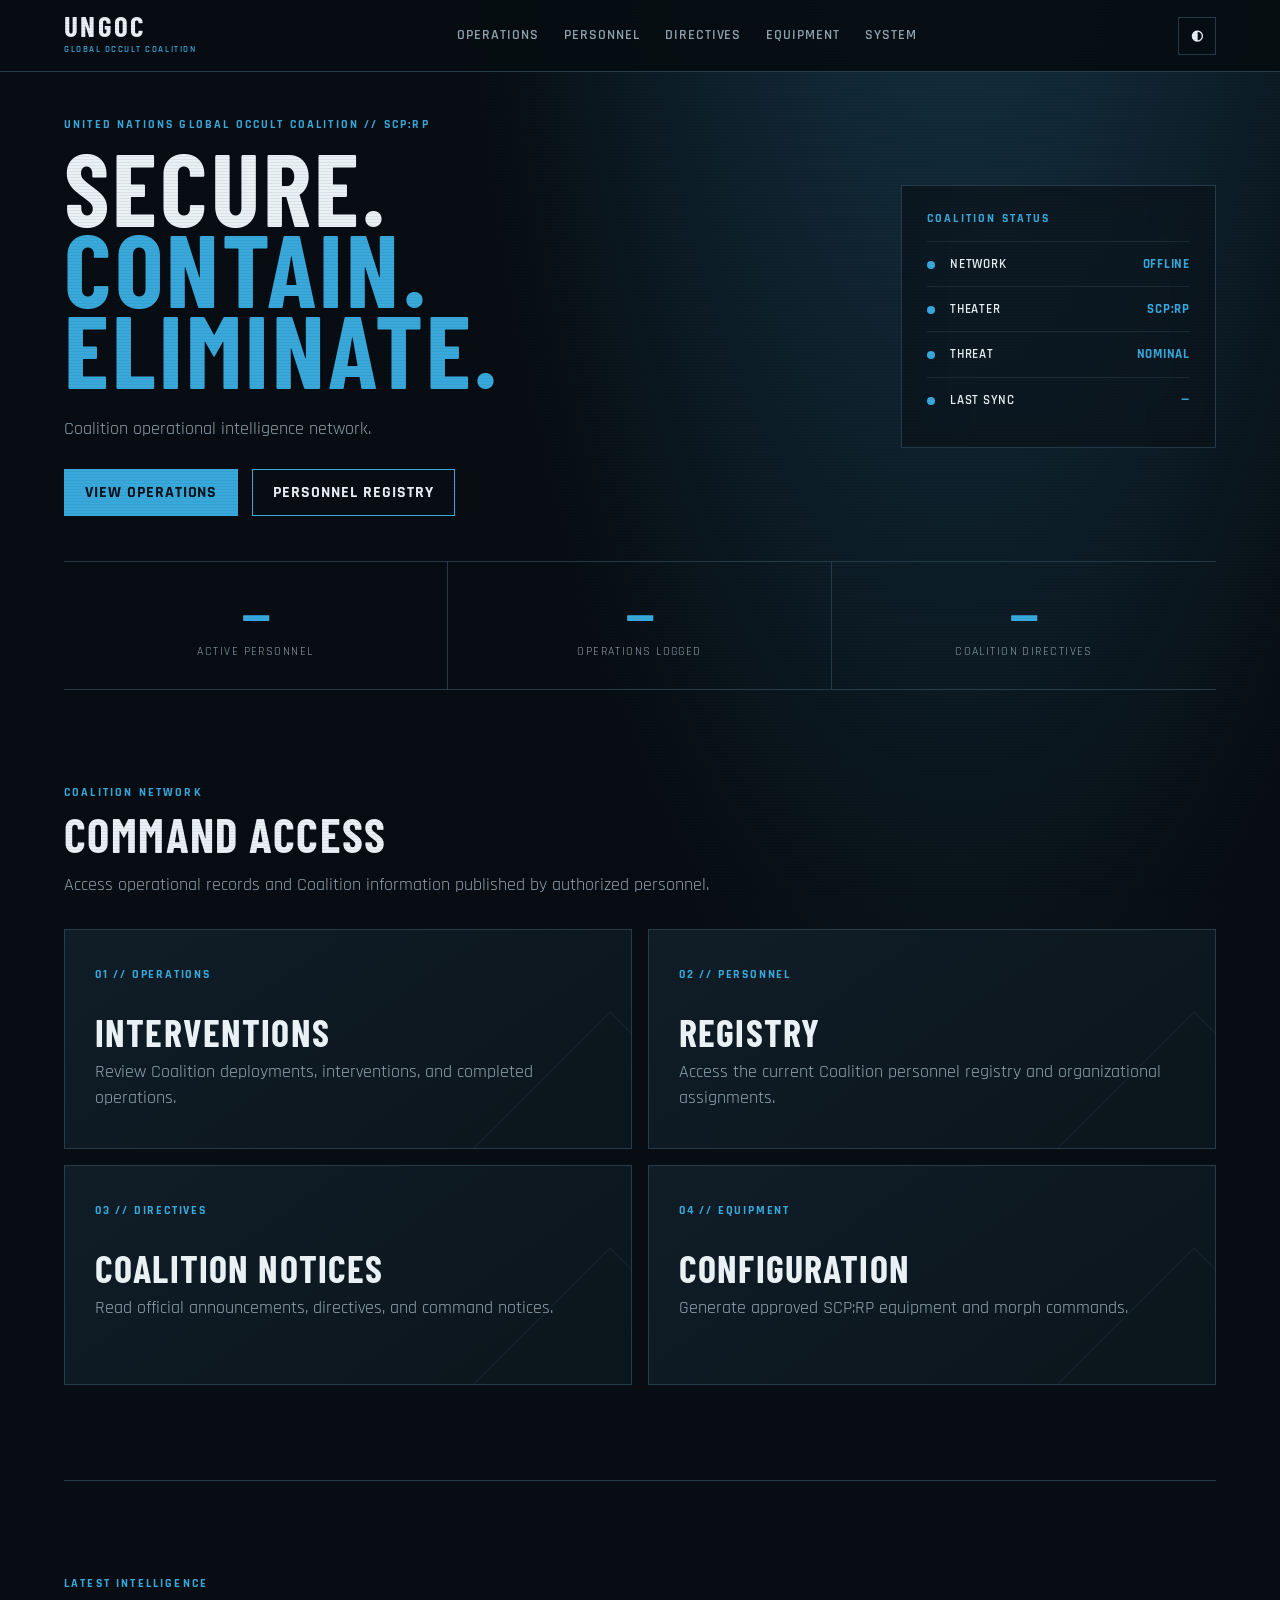
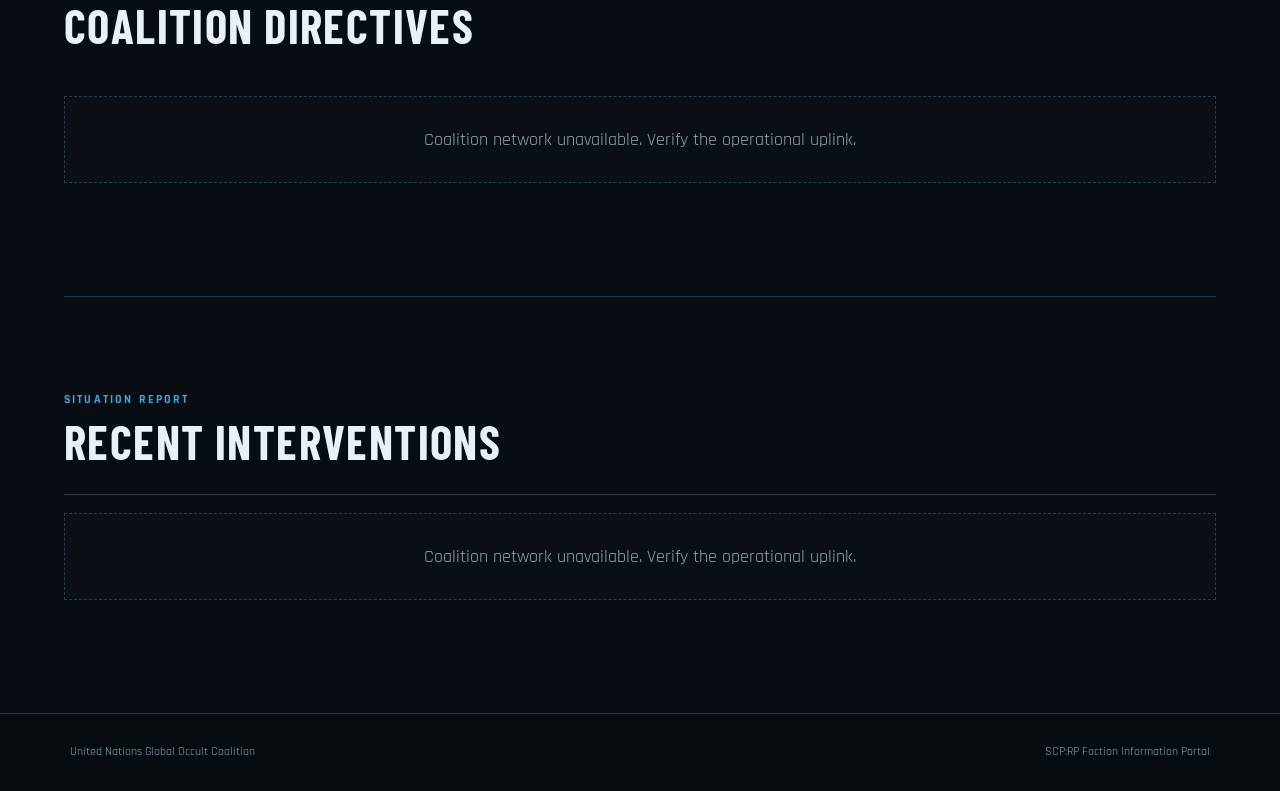
<file: index.html>
<!doctype html>
<html lang="en">
<head>
  <meta charset="utf-8">

  <meta
    name="viewport"
    content="width=device-width, initial-scale=1"
  >

  <meta
    name="description"
    content="United Nations Global Occult Coalition operational information portal."
  >

  <title>UNGOC // Coalition Command</title>

  <link
    rel="preconnect"
    href="https://fonts.googleapis.com"
  >

  <link
    rel="preconnect"
    href="https://fonts.gstatic.com"
    crossorigin
  >

  <link
    href="https://fonts.googleapis.com/css2?family=Barlow+Condensed:wght@500;600;700&family=Rajdhani:wght@400;500;600;700&display=swap"
    rel="stylesheet"
  >

  <link
    rel="stylesheet"
    href="styles.css"
  >
</head>

<body>

<div class="scanlines"></div>

<header class="topbar">

  <a
    class="brand"
    href="index.html"
    aria-label="UNGOC home"
  >
    <span>UNGOC</span>
    <small>GLOBAL OCCULT COALITION</small>
  </a>

  <nav aria-label="Primary navigation">
    <a href="operations.html">Operations</a>
    <a href="personnel.html">Personnel</a>
    <a href="announcements.html">Directives</a>
    <a href="morphs.html">Equipment</a>
    <a href="system.html">System</a>
  </nav>

  <button
    id="themeButton"
    class="icon-button"
    type="button"
    aria-label="Toggle contrast"
  >
    ◐
  </button>

</header>


<main>

<section class="hero">

  <div class="hero-copy">

    <p class="eyebrow">
      UNITED NATIONS GLOBAL OCCULT COALITION // SCP:RP
    </p>

    <h1>
      SECURE.<br>
      <em>CONTAIN. ELIMINATE.</em>
    </h1>

    <p id="heroMessage">
      Coalition operational intelligence network.
    </p>

    <div class="hero-actions">

      <a
        class="button primary"
        href="operations.html"
      >
        View Operations
      </a>

      <a
        class="button ghost"
        href="personnel.html"
      >
        Personnel Registry
      </a>

    </div>

  </div>


  <div class="status-panel">

    <p class="panel-label">
      COALITION STATUS
    </p>

    <div class="status-row">
      <span class="pulse"></span>
      <span>NETWORK</span>
      <strong id="syncStatus">
        CONNECTING
      </strong>
    </div>

    <div class="status-row">
      <span class="indicator"></span>
      <span>THEATER</span>
      <strong id="theater">
        SCP:RP
      </strong>
    </div>

    <div class="status-row">
      <span class="indicator"></span>
      <span>THREAT</span>
      <strong id="threatCondition">
        NOMINAL
      </strong>
    </div>

    <div class="status-row">
      <span class="indicator"></span>
      <span>LAST SYNC</span>
      <strong id="lastSync">
        —
      </strong>
    </div>

  </div>

</section>


<section class="metrics">

  <article>
    <span id="metricPersonnel">—</span>
    <small>Active Personnel</small>
  </article>

  <article>
    <span id="metricOperations">—</span>
    <small>Operations Logged</small>
  </article>

  <article>
    <span id="metricAnnouncements">—</span>
    <small>Coalition Directives</small>
  </article>

</section>


<section class="section">

  <div class="section-heading">
    <p class="eyebrow">
      COALITION NETWORK
    </p>

    <h2>
      Command Access
    </h2>

    <p>
      Access operational records and Coalition information
      published by authorized personnel.
    </p>
  </div>


  <div class="dashboard-grid">

    <a
      class="dashboard-card"
      href="operations.html"
    >
      <span class="card-number">
        01 // OPERATIONS
      </span>

      <h3>
        Interventions
      </h3>

      <p>
        Review Coalition deployments,
        interventions, and completed operations.
      </p>
    </a>


    <a
      class="dashboard-card"
      href="personnel.html"
    >
      <span class="card-number">
        02 // PERSONNEL
      </span>

      <h3>
        Registry
      </h3>

      <p>
        Access the current Coalition personnel
        registry and organizational assignments.
      </p>
    </a>


    <a
      class="dashboard-card"
      href="announcements.html"
    >
      <span class="card-number">
        03 // DIRECTIVES
      </span>

      <h3>
        Coalition Notices
      </h3>

      <p>
        Read official announcements,
        directives, and command notices.
      </p>
    </a>


    <a
      class="dashboard-card"
      href="morphs.html"
    >
      <span class="card-number">
        04 // EQUIPMENT
      </span>

      <h3>
        Configuration
      </h3>

      <p>
        Generate approved SCP:RP equipment
        and morph commands.
      </p>
    </a>

  </div>

</section>


<section class="section">

  <div class="section-heading">
    <p class="eyebrow">
      LATEST INTELLIGENCE
    </p>

    <h2>
      Coalition Directives
    </h2>
  </div>

  <div
    id="announcementsGrid"
    class="announcement-grid"
  >
    <p class="loading">
      Awaiting Coalition uplink…
    </p>
  </div>

</section>


<section class="section">

  <div class="section-heading">
    <p class="eyebrow">
      SITUATION REPORT
    </p>

    <h2>
      Recent Interventions
    </h2>
  </div>

  <div
    id="operationsList"
    class="operations-list"
  >
    <p class="loading">
      Retrieving operational records…
    </p>
  </div>

</section>

</main>


<footer>
  <span>
    United Nations Global Occult Coalition
  </span>

  <span>
    SCP:RP Faction Information Portal
  </span>
</footer>


<template id="emptyState">
  <p class="empty">
    No records have been published.
  </p>
</template>


<script src="app.js"></script>

</body>
</html>
</file>
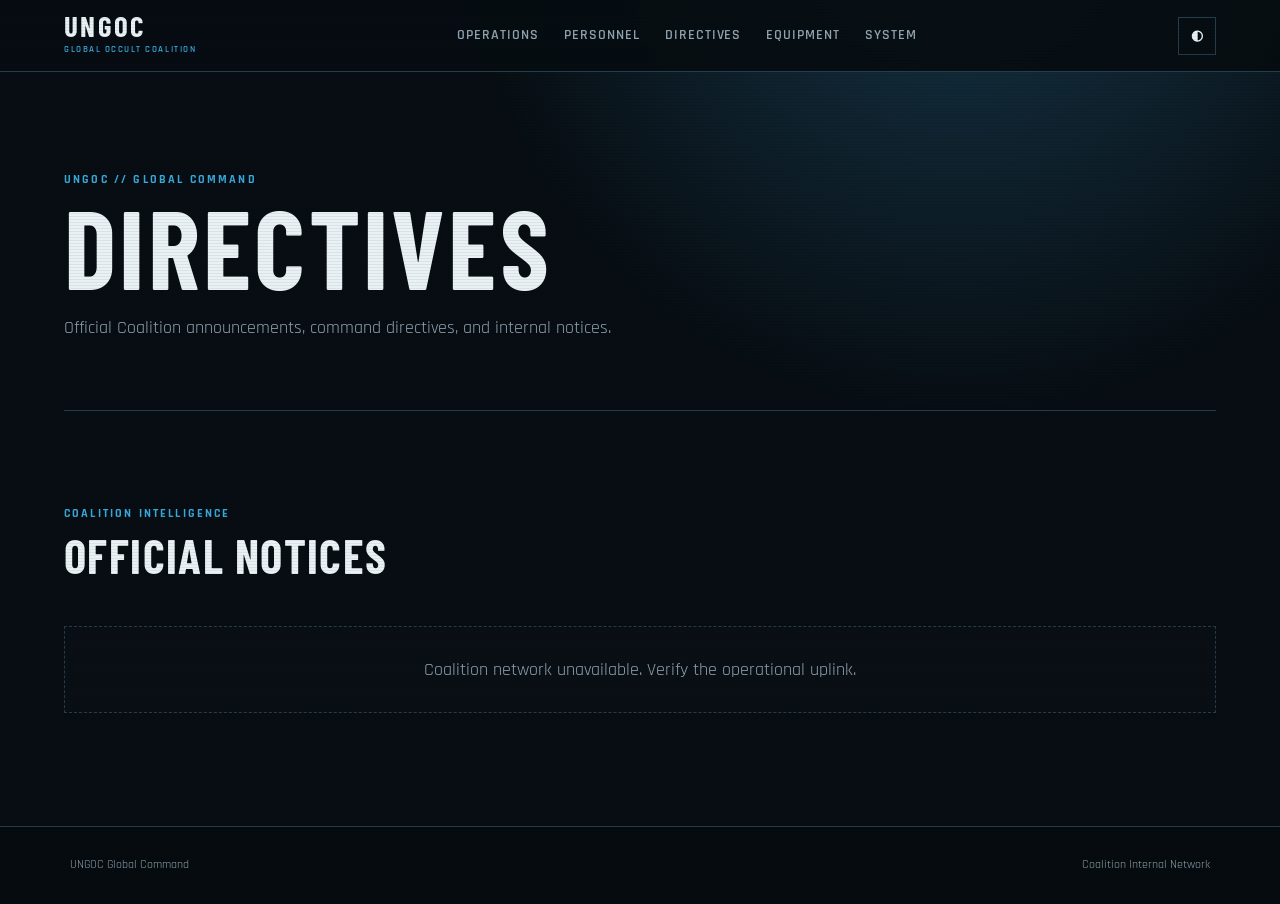
<file: announcements.html>
<!doctype html>
<html lang="en">
<head>
  <meta charset="utf-8">

  <meta
    name="viewport"
    content="width=device-width, initial-scale=1"
  >

  <title>UNGOC // Directives</title>

  <link
    rel="preconnect"
    href="https://fonts.googleapis.com"
  >

  <link
    rel="preconnect"
    href="https://fonts.gstatic.com"
    crossorigin
  >

  <link
    href="https://fonts.googleapis.com/css2?family=Barlow+Condensed:wght@500;600;700&family=Rajdhani:wght@400;500;600;700&display=swap"
    rel="stylesheet"
  >

  <link
    rel="stylesheet"
    href="styles.css"
  >
</head>

<body>

<div class="scanlines"></div>

<header class="topbar">

  <a class="brand" href="index.html">
    <span>UNGOC</span>
    <small>GLOBAL OCCULT COALITION</small>
  </a>

  <nav>
    <a href="operations.html">Operations</a>
    <a href="personnel.html">Personnel</a>
    <a href="announcements.html">Directives</a>
    <a href="morphs.html">Equipment</a>
    <a href="system.html">System</a>
  </nav>

  <button
    id="themeButton"
    class="icon-button"
    type="button"
  >
    ◐
  </button>

</header>


<main>

<section class="page-header">

  <p class="eyebrow">
    UNGOC // GLOBAL COMMAND
  </p>

  <h1>
    Directives
  </h1>

  <p>
    Official Coalition announcements,
    command directives, and internal notices.
  </p>

</section>


<section class="section">

  <div class="section-heading">

    <p class="eyebrow">
      COALITION INTELLIGENCE
    </p>

    <h2>
      Official Notices
    </h2>

  </div>


  <div
    id="announcementsGrid"
    class="announcement-grid"
  >
    <p class="loading">
      Retrieving Coalition directives…
    </p>
  </div>

</section>

</main>


<footer>
  <span>
    UNGOC Global Command
  </span>

  <span>
    Coalition Internal Network
  </span>
</footer>


<script src="app.js"></script>

</body>
</html>
</file>
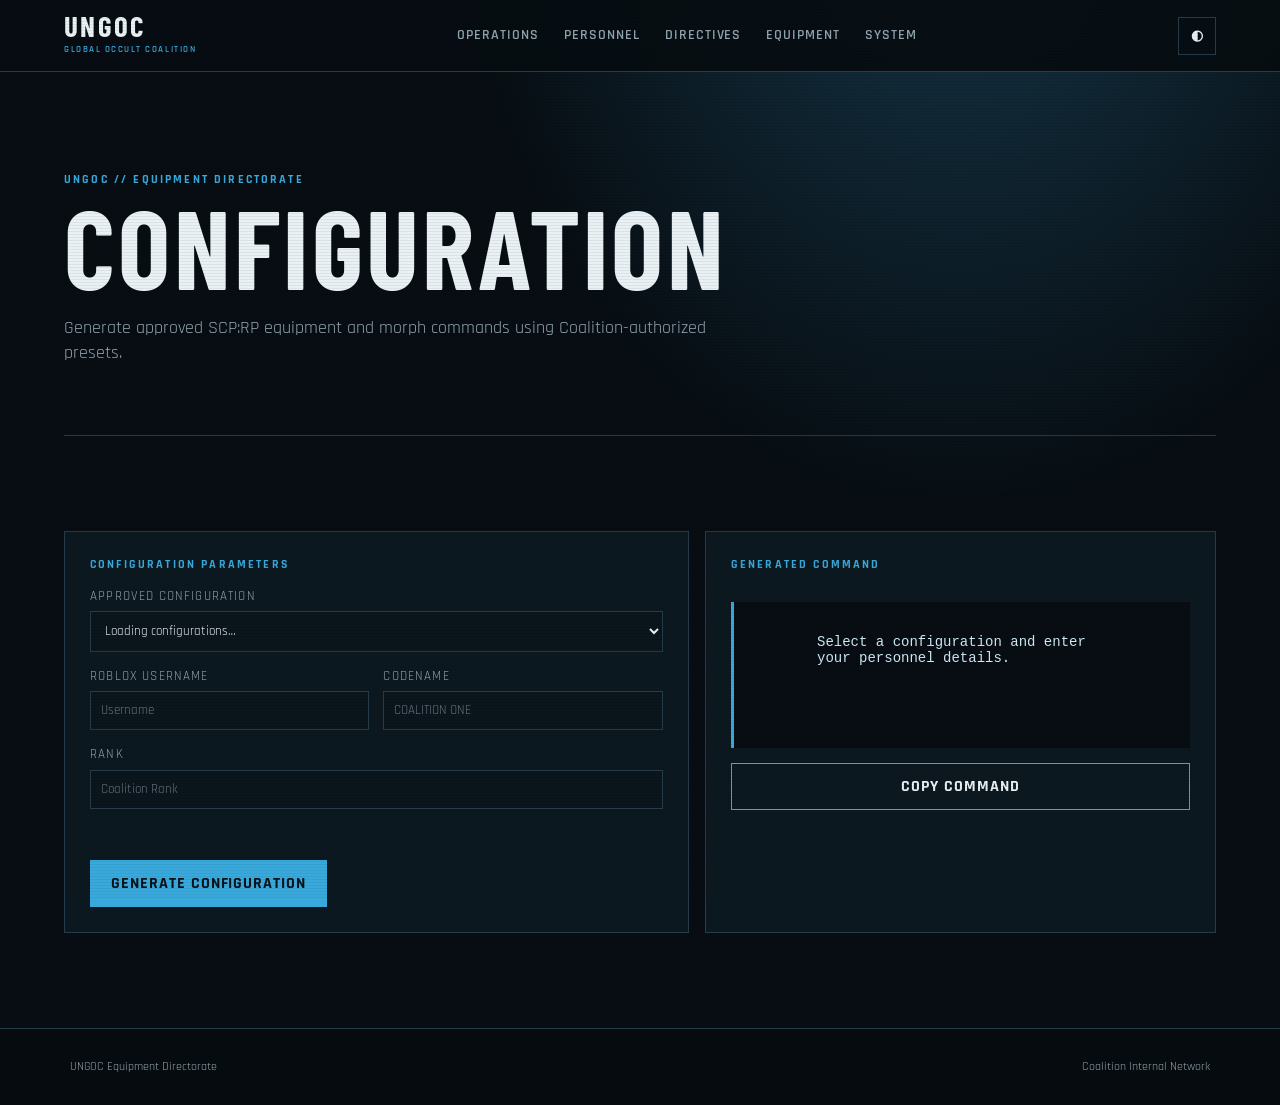
<file: morphs.html>
<!doctype html>
<html lang="en">
<head>
  <meta charset="utf-8">

  <meta
    name="viewport"
    content="width=device-width, initial-scale=1"
  >

  <title>UNGOC // Equipment Configuration</title>

  <link
    rel="preconnect"
    href="https://fonts.googleapis.com"
  >

  <link
    rel="preconnect"
    href="https://fonts.gstatic.com"
    crossorigin
  >

  <link
    href="https://fonts.googleapis.com/css2?family=Barlow+Condensed:wght@500;600;700&family=Rajdhani:wght@400;500;600;700&display=swap"
    rel="stylesheet"
  >

  <link
    rel="stylesheet"
    href="styles.css"
  >
</head>

<body>

<div class="scanlines"></div>

<header class="topbar">

  <a class="brand" href="index.html">
    <span>UNGOC</span>
    <small>GLOBAL OCCULT COALITION</small>
  </a>

  <nav>
    <a href="operations.html">Operations</a>
    <a href="personnel.html">Personnel</a>
    <a href="announcements.html">Directives</a>
    <a href="morphs.html">Equipment</a>
    <a href="system.html">System</a>
  </nav>

  <button
    id="themeButton"
    class="icon-button"
    type="button"
  >
    ◐
  </button>

</header>


<main>

<section class="page-header">

  <p class="eyebrow">
    UNGOC // EQUIPMENT DIRECTORATE
  </p>

  <h1>
    Configuration
  </h1>

  <p>
    Generate approved SCP:RP equipment and
    morph commands using Coalition-authorized presets.
  </p>

</section>


<section class="section morph-section">

  <div class="generator">

    <form id="morphForm">

      <p class="panel-label">
        CONFIGURATION PARAMETERS
      </p>


      <label>
        Approved Configuration

        <select
          id="morphPreset"
          required
        >
          <option>
            Loading configurations…
          </option>
        </select>
      </label>


      <div class="form-grid">

        <label>
          Roblox Username

          <input
            id="morphUsername"
            maxlength="20"
            required
            placeholder="Username"
          >
        </label>


        <label>
          Codename

          <input
            id="morphCodename"
            maxlength="32"
            required
            placeholder="COALITION ONE"
          >
        </label>

      </div>


      <label>
        Rank

        <input
          id="morphRank"
          maxlength="40"
          required
          placeholder="Coalition Rank"
        >
      </label>


      <p
        id="presetDescription"
        class="field-note"
      ></p>


      <button
        class="button primary"
        type="submit"
      >
        Generate Configuration
      </button>

    </form>


    <aside class="command-output">

      <p class="panel-label">
        GENERATED COMMAND
      </p>


      <code id="morphResult">
        Select a configuration and enter
        your personnel details.
      </code>


      <button
        id="copyMorph"
        class="button ghost"
        type="button"
        disabled
      >
        Copy Command
      </button>


      <p
        id="copyFeedback"
        class="field-note"
        aria-live="polite"
      ></p>

    </aside>

  </div>

</section>

</main>


<footer>
  <span>
    UNGOC Equipment Directorate
  </span>

  <span>
    Coalition Internal Network
  </span>
</footer>


<script src="app.js"></script>

</body>
</html>
</file>
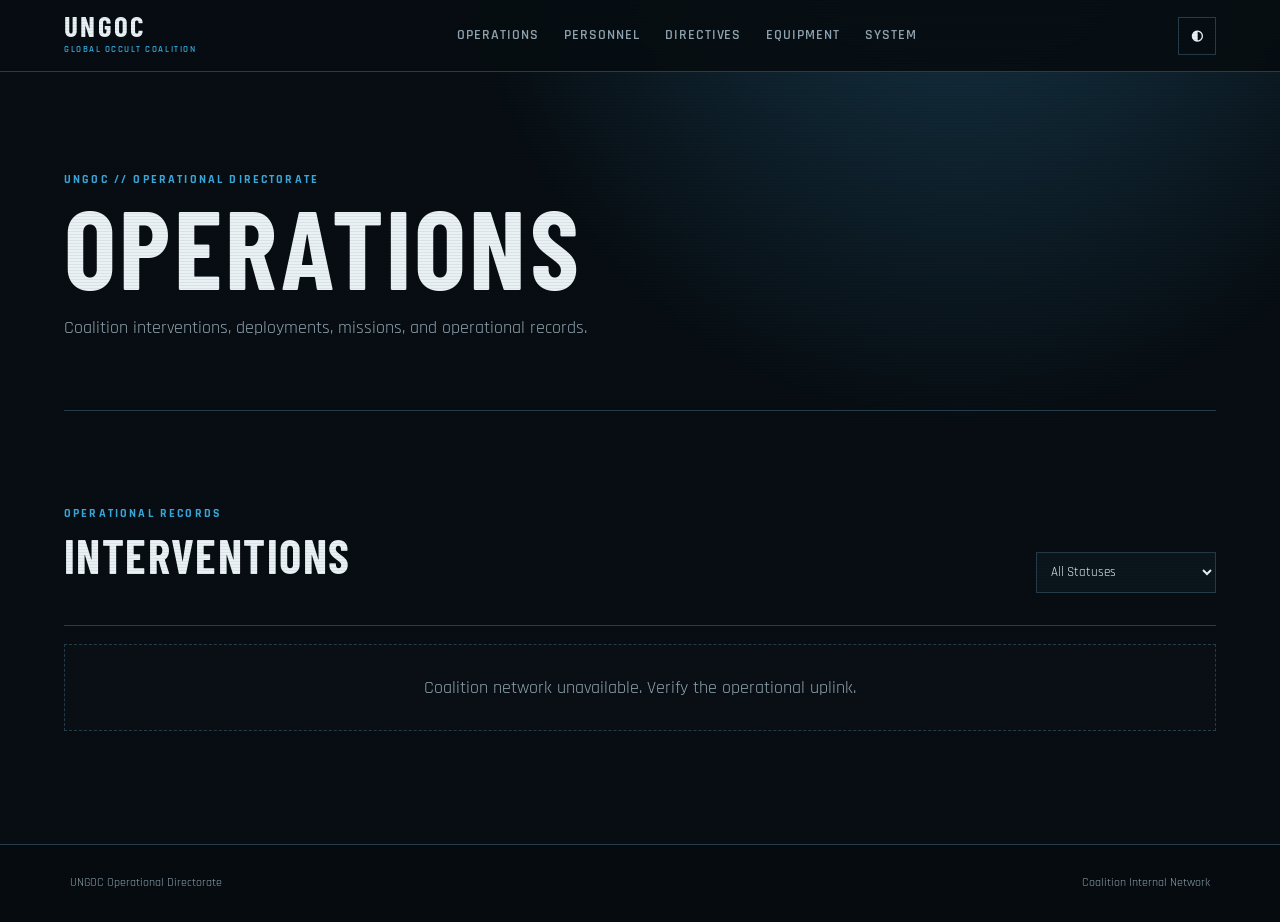
<file: operations.html>
<!doctype html>
<html lang="en">
<head>
  <meta charset="utf-8">

  <meta
    name="viewport"
    content="width=device-width, initial-scale=1"
  >

  <title>UNGOC // Operations</title>

  <link
    rel="preconnect"
    href="https://fonts.googleapis.com"
  >

  <link
    rel="preconnect"
    href="https://fonts.gstatic.com"
    crossorigin
  >

  <link
    href="https://fonts.googleapis.com/css2?family=Barlow+Condensed:wght@500;600;700&family=Rajdhani:wght@400;500;600;700&display=swap"
    rel="stylesheet"
  >

  <link
    rel="stylesheet"
    href="styles.css"
  >
</head>

<body>

<div class="scanlines"></div>

<header class="topbar">

  <a class="brand" href="index.html">
    <span>UNGOC</span>
    <small>GLOBAL OCCULT COALITION</small>
  </a>

  <nav>
    <a href="operations.html">Operations</a>
    <a href="personnel.html">Personnel</a>
    <a href="announcements.html">Directives</a>
    <a href="morphs.html">Equipment</a>
    <a href="system.html">System</a>
  </nav>

  <button
    id="themeButton"
    class="icon-button"
    type="button"
  >
    ◐
  </button>

</header>


<main>

<section class="page-header">

  <p class="eyebrow">
    UNGOC // OPERATIONAL DIRECTORATE
  </p>

  <h1>
    Operations
  </h1>

  <p>
    Coalition interventions, deployments,
    missions, and operational records.
  </p>

</section>


<section class="section">

  <div class="section-heading row">

    <div>
      <p class="eyebrow">
        OPERATIONAL RECORDS
      </p>

      <h2>
        Interventions
      </h2>
    </div>

    <select id="operationFilter">
      <option value="All">
        All Statuses
      </option>
    </select>

  </div>


  <div
    id="operationsList"
    class="operations-list"
  >
    <p class="loading">
      Retrieving Coalition operations…
    </p>
  </div>

</section>

</main>


<footer>
  <span>
    UNGOC Operational Directorate
  </span>

  <span>
    Coalition Internal Network
  </span>
</footer>


<script src="app.js"></script>

</body>
</html>
</file>
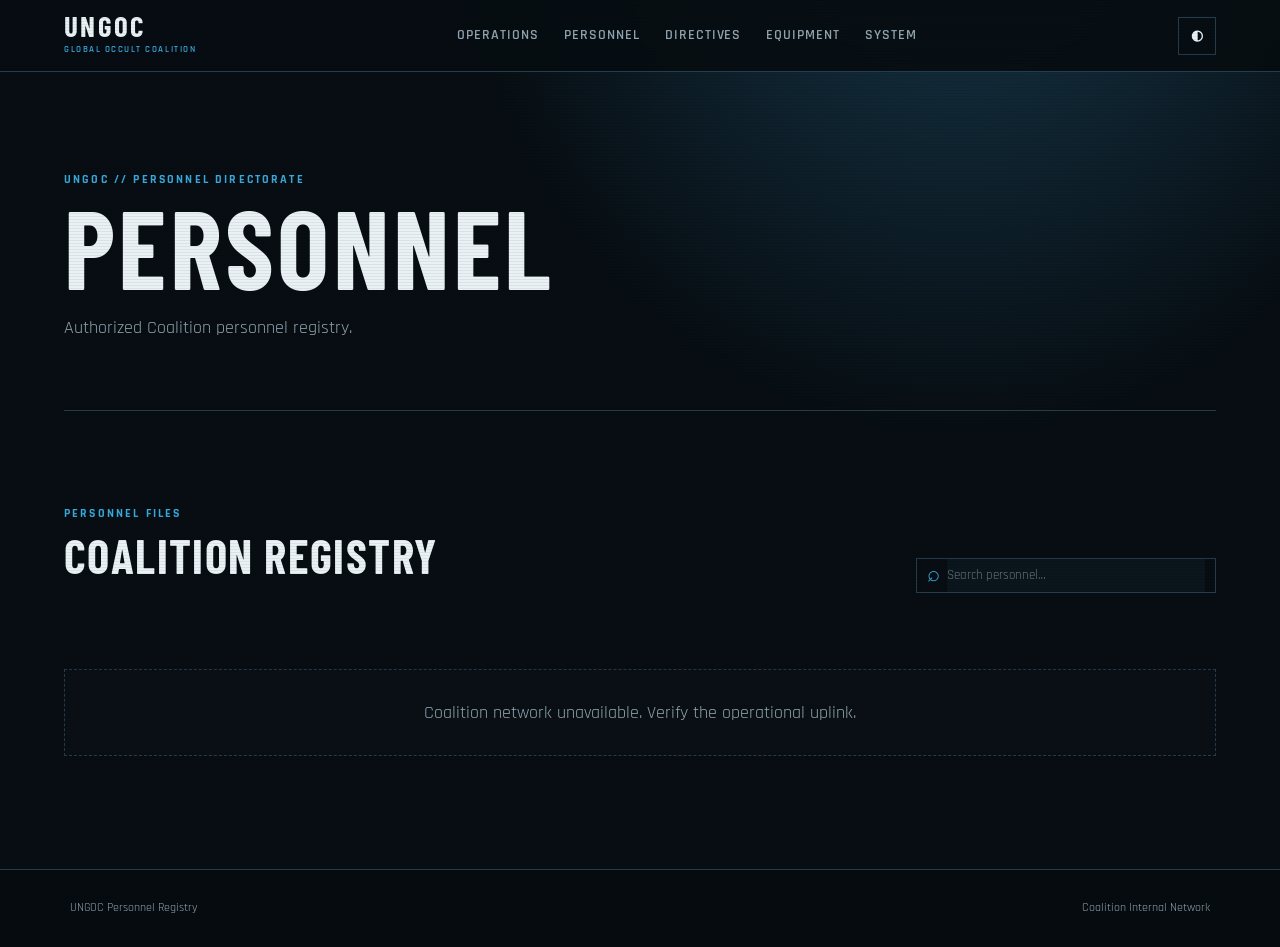
<file: personnel.html>
<!doctype html>
<html lang="en">
<head>
  <meta charset="utf-8">

  <meta
    name="viewport"
    content="width=device-width, initial-scale=1"
  >

  <title>UNGOC // Personnel Registry</title>

  <link
    rel="preconnect"
    href="https://fonts.googleapis.com"
  >

  <link
    rel="preconnect"
    href="https://fonts.gstatic.com"
    crossorigin
  >

  <link
    href="https://fonts.googleapis.com/css2?family=Barlow+Condensed:wght@500;600;700&family=Rajdhani:wght@400;500;600;700&display=swap"
    rel="stylesheet"
  >

  <link
    rel="stylesheet"
    href="styles.css"
  >
</head>

<body>

<div class="scanlines"></div>

<header class="topbar">

  <a class="brand" href="index.html">
    <span>UNGOC</span>
    <small>GLOBAL OCCULT COALITION</small>
  </a>

  <nav>
    <a href="operations.html">Operations</a>
    <a href="personnel.html">Personnel</a>
    <a href="announcements.html">Directives</a>
    <a href="morphs.html">Equipment</a>
    <a href="system.html">System</a>
  </nav>

  <button
    id="themeButton"
    class="icon-button"
    type="button"
  >
    ◐
  </button>

</header>


<main>

<section class="page-header">

  <p class="eyebrow">
    UNGOC // PERSONNEL DIRECTORATE
  </p>

  <h1>
    Personnel
  </h1>

  <p>
    Authorized Coalition personnel registry.
  </p>

</section>


<section class="section">

  <div class="section-heading row">

    <div>
      <p class="eyebrow">
        PERSONNEL FILES
      </p>

      <h2>
        Coalition Registry
      </h2>
    </div>

    <label class="search">
      <span>⌕</span>

      <input
        id="personnelSearch"
        type="search"
        placeholder="Search personnel…"
      >
    </label>

  </div>


  <div
    id="divisionFilters"
    class="filter-row"
  ></div>


  <div
    id="personnelGrid"
    class="roster-grid"
  >
    <p class="loading">
      Opening Coalition personnel files…
    </p>
  </div>

</section>

</main>


<footer>
  <span>
    UNGOC Personnel Registry
  </span>

  <span>
    Coalition Internal Network
  </span>
</footer>


<script src="app.js"></script>

</body>
</html>
</file>
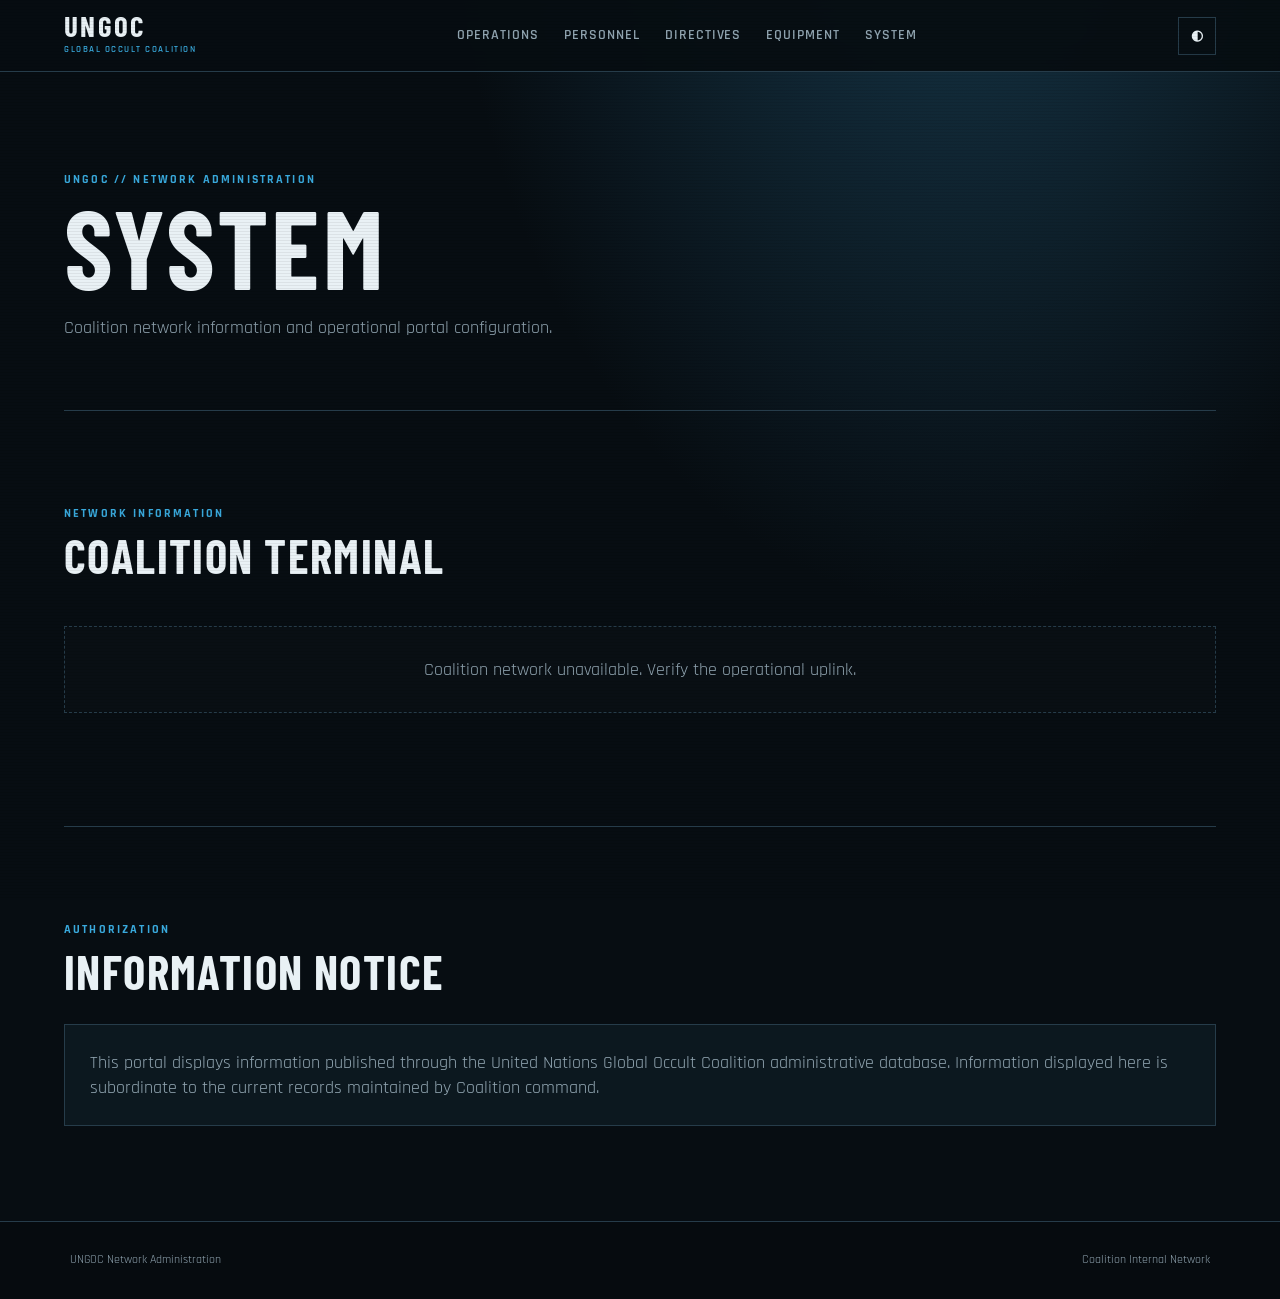
<file: system.html>
<!doctype html>
<html lang="en">
<head>
  <meta charset="utf-8">

  <meta
    name="viewport"
    content="width=device-width, initial-scale=1"
  >

  <title>UNGOC // System</title>

  <link
    rel="preconnect"
    href="https://fonts.googleapis.com"
  >

  <link
    rel="preconnect"
    href="https://fonts.gstatic.com"
    crossorigin
  >

  <link
    href="https://fonts.googleapis.com/css2?family=Barlow+Condensed:wght@500;600;700&family=Rajdhani:wght@400;500;600;700&display=swap"
    rel="stylesheet"
  >

  <link
    rel="stylesheet"
    href="styles.css"
  >
</head>

<body>

<div class="scanlines"></div>

<header class="topbar">

  <a class="brand" href="index.html">
    <span>UNGOC</span>
    <small>GLOBAL OCCULT COALITION</small>
  </a>

  <nav>
    <a href="operations.html">Operations</a>
    <a href="personnel.html">Personnel</a>
    <a href="announcements.html">Directives</a>
    <a href="morphs.html">Equipment</a>
    <a href="system.html">System</a>
  </nav>

  <button
    id="themeButton"
    class="icon-button"
    type="button"
  >
    ◐
  </button>

</header>


<main>

<section class="page-header">

  <p class="eyebrow">
    UNGOC // NETWORK ADMINISTRATION
  </p>

  <h1>
    System
  </h1>

  <p>
    Coalition network information and
    operational portal configuration.
  </p>

</section>


<section class="section">

  <div class="section-heading">

    <p class="eyebrow">
      NETWORK INFORMATION
    </p>

    <h2>
      Coalition Terminal
    </h2>

  </div>


  <div
    id="settingsGrid"
    class="settings-grid"
  >
    <p class="loading">
      Retrieving network configuration…
    </p>
  </div>

</section>


<section class="section">

  <div class="section-heading">

    <p class="eyebrow">
      AUTHORIZATION
    </p>

    <h2>
      Information Notice
    </h2>

  </div>


  <div class="settings-card">

    <p>
      This portal displays information published through
      the United Nations Global Occult Coalition
      administrative database. Information displayed
      here is subordinate to the current records maintained
      by Coalition command.
    </p>

  </div>

</section>

</main>


<footer>
  <span>
    UNGOC Network Administration
  </span>

  <span>
    Coalition Internal Network
  </span>
</footer>


<script src="app.js"></script>

</body>
</html>
</file>
<file: styles.css>
:root {

  --bg: #070d12;
  --bg2: #0b141c;

  --panel: #101d27;
  --panel2: #0c171f;

  --line: #263c4a;
  --line-soft: #263c4a88;

  --ink: #e9f1f5;
  --muted: #91a5b1;

  --accent: #39a9dc;
  --accent-bright: #6bc7ed;

  --warning: #f0c96a;
  --danger: #ef746b;
  --success: #67d49a;

  --font:
    'Rajdhani',
    sans-serif;

  --display:
    'Barlow Condensed',
    sans-serif;

  --content-width: 1320px;
}


/* =========================================================
   RESET
   ========================================================= */

* {
  box-sizing: border-box;
}


html {
  scroll-behavior: smooth;
}


body {
  margin: 0;

  min-height: 100vh;

  overflow-x: hidden;

  background:
    radial-gradient(
      ellipse at 75% -15%,
      #17394c 0%,
      transparent 38%
    ),
    var(--bg);

  color: var(--ink);

  font-family: var(--font);

  font-size: 18px;

  line-height: 1.4;
}


button,
input,
select,
textarea {
  font-family: inherit;
}


a {
  color: inherit;
}


::selection {
  background: var(--accent);

  color: #061017;
}


/* =========================================================
   SCANLINES
   ========================================================= */

.scanlines {
  position: fixed;

  inset: 0;

  pointer-events: none;

  z-index: 100;

  opacity: .12;

  background:
    repeating-linear-gradient(
      0deg,
      transparent,
      transparent 2px,
      #000 3px
    );
}


/* =========================================================
   TOPBAR
   ========================================================= */

.topbar {
  min-height: 72px;

  padding:
    0
    clamp(22px, 5vw, 90px);

  display: flex;

  align-items: center;

  justify-content: space-between;

  gap: 30px;

  position: sticky;

  top: 0;

  z-index: 50;

  border-bottom:
    1px solid var(--line);

  background:
    #070d12ed;

  backdrop-filter:
    blur(12px);

  -webkit-backdrop-filter:
    blur(12px);
}


/* =========================================================
   BRAND
   ========================================================= */

.brand {
  display: block;

  flex-shrink: 0;

  color: var(--ink);

  text-decoration: none;

  font-family:
    var(--display);

  font-size: 29px;

  font-weight: 700;

  line-height: .7;

  letter-spacing: .08em;
}


.brand span {
  display: block;
}


.brand small {
  display: block;

  margin-top: 8px;

  color: var(--accent);

  font:
    600 9px var(--font);

  letter-spacing: .17em;
}


/* =========================================================
   NAVIGATION
   ========================================================= */

nav {
  display: flex;

  align-items: center;

  justify-content: center;

  flex: 1;

  gap: 25px;
}


nav a {
  position: relative;

  color: var(--muted);

  text-decoration: none;

  font-size: 14px;

  font-weight: 600;

  letter-spacing: .07em;

  text-transform: uppercase;

  transition:
    color .2s ease;
}


nav a::after {
  content: "";

  position: absolute;

  left: 0;
  right: 0;

  bottom: -8px;

  height: 1px;

  background:
    var(--accent);

  transform:
    scaleX(0);

  transition:
    transform .2s ease;
}


nav a:hover {
  color: var(--accent);
}


nav a:hover::after {
  transform:
    scaleX(1);
}


/* =========================================================
   BUTTONS
   ========================================================= */

.icon-button,
.text-button {
  padding:
    9px 12px;

  border:
    1px solid var(--line);

  background:
    transparent;

  color: var(--ink);

  cursor: pointer;

  font:
    600 14px var(--font);

  transition:
    border-color .2s ease,
    color .2s ease,
    background .2s ease;
}


.icon-button:hover,
.text-button:hover {
  border-color:
    var(--accent);

  color:
    var(--accent);

  background:
    #39a9dc08;
}


.button {
  display: inline-block;

  padding:
    12px 20px;

  border:
    1px solid var(--accent);

  cursor: pointer;

  font:
    700 16px var(--font);

  letter-spacing: .06em;

  text-transform: uppercase;

  text-decoration: none;

  transition:
    transform .15s ease,
    background .2s ease,
    color .2s ease;
}


.button:hover {
  transform:
    translateY(-1px);
}


.primary {
  color:
    #07131a;

  background:
    var(--accent);
}


.primary:hover {
  background:
    var(--accent-bright);
}


.ghost {
  color:
    var(--ink);

  background:
    transparent;
}


.ghost:hover {
  color:
    var(--accent);

  background:
    #ffffff06;
}


/* =========================================================
   MAIN
   ========================================================= */

main {
  width: 100%;

  max-width:
    var(--content-width);

  margin:
    0 auto;

  padding:
    0
    clamp(22px, 5vw, 90px);
}


/* =========================================================
   HERO
   ========================================================= */

.hero {
  min-height: 490px;

  display: flex;

  align-items: center;

  justify-content: space-between;

  gap: 55px;

  border-bottom:
    1px solid var(--line);
}


.hero-copy {
  max-width: 780px;
}


.eyebrow,
.panel-label {
  margin:
    0 0 13px;

  color:
    var(--accent);

  font-size:
    12px;

  font-weight:
    700;

  letter-spacing:
    .18em;

  text-transform:
    uppercase;
}


.hero h1,
.section-heading h2,
.page-header h1,
.dashboard-card h3,
.announcement h3,
.roster h3,
.operation h3,
.settings-card h3 {
  font-family:
    var(--display);

  text-transform:
    uppercase;

  letter-spacing:
    .03em;
}


.hero h1 {
  margin:
    0 0 27px;

  font-size:
    clamp(56px, 8vw, 104px);

  line-height:
    .79;
}


.hero h1 em {
  color:
    var(--accent);

  font-style:
    normal;
}


.hero-copy > p:not(.eyebrow) {
  max-width:
    560px;

  margin:
    0 0 28px;

  color:
    var(--muted);
}


.hero-actions {
  display:
    flex;

  flex-wrap:
    wrap;

  gap:
    14px;
}


/* =========================================================
   STATUS PANEL
   ========================================================= */

.status-panel {
  width:
    315px;

  flex:
    none;

  padding:
    25px;

  border:
    1px solid var(--line);

  background:
    #0b151dbb;

  box-shadow:
    inset 0 0 50px #00000020;
}


.status-row {
  display:
    grid;

  grid-template-columns:
    14px 1fr auto;

  align-items:
    center;

  gap:
    9px;

  padding:
    13px 0;

  border-top:
    1px solid var(--line-soft);

  font-size:
    13px;

  font-weight:
    600;

  letter-spacing:
    .06em;
}


.status-row strong {
  color:
    var(--accent);

  font-weight:
    700;
}


.pulse,
.indicator {
  width:
    8px;

  height:
    8px;

  margin-top:
    2px;

  border-radius:
    50%;

  background:
    var(--accent);
}


.pulse {
  animation:
    coalitionPulse 2s infinite;

  box-shadow:
    0 0 0 0 #39a9dc88;
}


@keyframes coalitionPulse {

  70% {
    box-shadow:
      0 0 0 8px transparent;
  }

  100% {
    box-shadow:
      0 0 0 0 transparent;
  }

}


/* =========================================================
   METRICS
   ========================================================= */

.metrics {
  display:
    grid;

  grid-template-columns:
    repeat(3, 1fr);

  border-bottom:
    1px solid var(--line);
}


.metrics article {
  padding:
    27px 0;

  text-align:
    center;

  border-right:
    1px solid var(--line);
}


.metrics article:last-child {
  border-right:
    0;
}


.metrics span {
  display:
    block;

  color:
    var(--accent);

  font:
    700 48px var(--display);

  line-height:
    1;
}


.metrics small {
  color:
    var(--muted);

  font-size:
    12px;

  letter-spacing:
    .12em;

  text-transform:
    uppercase;
}


/* =========================================================
   SECTIONS
   ========================================================= */

.section {
  padding:
    95px 0;

  border-bottom:
    1px solid var(--line);
}


.section:last-child {
  border-bottom:
    0;
}


.section-heading {
  margin-bottom:
    32px;
}


.section-heading h2 {
  margin:
    0 0 17px;

  font-size:
    47px;

  line-height:
    .85;
}


.section-heading > p:last-child {
  max-width:
    750px;

  margin:
    0;

  color:
    var(--muted);
}


.section-heading.row {
  display:
    flex;

  align-items:
    end;

  justify-content:
    space-between;

  gap:
    20px;
}


/* =========================================================
   PAGE HEADER
   ========================================================= */

.page-header {
  padding:
    100px 0 70px;

  border-bottom:
    1px solid var(--line);
}


.page-header h1 {
  margin:
    0 0 25px;

  font-size:
    clamp(60px, 9vw, 110px);

  line-height:
    .8;
}


.page-header p:last-child {
  max-width:
    680px;

  margin:
    0;

  color:
    var(--muted);
}


/* =========================================================
   DASHBOARD CARDS
   ========================================================= */

.dashboard-grid {
  display:
    grid;

  grid-template-columns:
    repeat(2, 1fr);

  gap:
    16px;
}


.dashboard-card {
  position:
    relative;

  display:
    block;

  min-height:
    220px;

  padding:
    30px;

  overflow:
    hidden;

  border:
    1px solid var(--line);

  background:
    linear-gradient(
      145deg,
      #101d27,
      #0b151c
    );

  text-decoration:
    none;

  transition:
    border-color .2s ease,
    transform .2s ease,
    background .2s ease;
}


.dashboard-card::after {
  content:
    "";

  position:
    absolute;

  width:
    190px;

  height:
    190px;

  right:
    -75px;

  bottom:
    -95px;

  border:
    1px solid var(--line);

  transform:
    rotate(45deg);

  opacity:
    .35;

  transition:
    border-color .2s ease;
}


.dashboard-card:hover {
  border-color:
    var(--accent);

  transform:
    translateY(-2px);

  background:
    linear-gradient(
      145deg,
      #142734,
      #0b151c
    );
}


.dashboard-card:hover::after {
  border-color:
    var(--accent);
}


.card-number {
  color:
    var(--accent);

  font-size:
    12px;

  font-weight:
    700;

  letter-spacing:
    .15em;
}


.dashboard-card h3 {
  margin:
    30px 0 10px;

  font-size:
    38px;

  line-height:
    .9;
}


.dashboard-card p {
  max-width:
    520px;

  margin:
    0;

  color:
    var(--muted);
}


/* =========================================================
   ANNOUNCEMENTS
   ========================================================= */

.announcement-grid {
  display:
    grid;

  grid-template-columns:
    repeat(3, 1fr);

  gap:
    16px;
}


.announcement {
  min-height:
    220px;

  padding:
    23px;

  border:
    1px solid var(--line);

  background:
    linear-gradient(
      145deg,
      #101d27,
      #0c171e
    );

  transition:
    border-color .2s ease,
    transform .2s ease;
}


.announcement:hover {
  border-color:
    #3d5868;

  transform:
    translateY(-1px);
}


.announcement.pinned {
  border-top:
    3px solid var(--accent);
}


.tag {
  display:
    inline-block;

  padding:
    2px 7px;

  border:
    1px solid #399dca99;

  color:
    var(--accent);

  font-size:
    11px;

  font-weight:
    700;

  letter-spacing:
    .1em;

  text-transform:
    uppercase;
}


.announcement h3 {
  margin:
    14px 0;

  font-size:
    28px;

  line-height:
    .95;
}


.announcement p {
  margin:
    0;

  color:
    var(--muted);

  font-size:
    15px;

  line-height:
    1.35;
}


.announcement footer {
  padding-top:
    15px;

  color:
    var(--muted);

  font-size:
    12px;

  text-transform:
    uppercase;
}


/* =========================================================
   OPERATIONS
   ========================================================= */

.operations-list {
  border-top:
    1px solid var(--line);
}


.operation {
  display:
    grid;

  grid-template-columns:
    130px
    1.2fr
    .8fr
    .8fr
    auto;

  align-items:
    center;

  gap:
    20px;

  padding:
    21px 6px;

  border-bottom:
    1px solid var(--line);

  transition:
    background .2s ease;
}


.operation:hover {
  background:
    #ffffff03;
}


.operation .date {
  color:
    var(--accent);

  font-size:
    14px;

  font-weight:
    700;
}


.operation h3 {
  margin:
    0;

  font-size:
    26px;

  line-height:
    .95;
}


.operation small,
.operation p {
  display:
    block;

  margin:
    5px 0 0;

  color:
    var(--muted);

  font-size:
    14px;
}


.status {
  font-size:
    12px;

  font-weight:
    700;

  letter-spacing:
    .1em;

  text-transform:
    uppercase;

  white-space:
    nowrap;
}


.status.completed {
  color:
    var(--success);
}


.status.active {
  color:
    var(--warning);
}


.status.pending {
  color:
    var(--warning);
}


.status.cancelled,
.status.failed {
  color:
    var(--danger);
}


/* =========================================================
   SEARCH
   ========================================================= */

.search {
  min-width:
    300px;

  display:
    flex;

  align-items:
    center;

  gap:
    7px;

  padding:
    0 10px;

  border:
    1px solid var(--line);

  color:
    var(--accent);

  transition:
    border-color .2s ease;
}


.search:focus-within {
  border-color:
    var(--accent);
}


.search span {
  font-size:
    22px;

  line-height:
    1;
}


.search input {
  width:
    100%;

  min-width:
    0;

  padding:
    8px 0;

  border:
    0;
}


.search input:focus {
  border:
    0;
}


/* =========================================================
   FILTERS
   ========================================================= */

.filter-row {
  display:
    flex;

  flex-wrap:
    wrap;

  gap:
    8px;

  margin:
    26px 0;
}


.filter-row button {
  padding:
    7px 12px;

  border:
    1px solid var(--line);

  background:
    transparent;

  color:
    var(--muted);

  cursor:
    pointer;

  font:
    600 13px var(--font);

  text-transform:
    uppercase;

  transition:
    border-color .2s ease,
    color .2s ease,
    background .2s ease;
}


.filter-row button:hover,
.filter-row button.active {
  border-color:
    var(--accent);

  color:
    var(--accent);

  background:
    #39a9dc08;
}


/* =========================================================
   SELECT / INPUTS
   ========================================================= */

input,
select,
textarea {
  padding:
    10px;

  border:
    1px solid var(--line);

  outline:
    none;

  background:
    #0b151c;

  color:
    var(--ink);

  transition:
    border-color .2s ease,
    box-shadow .2s ease;
}


input:focus,
select:focus,
textarea:focus {
  border-color:
    var(--accent);

  box-shadow:
    0 0 0 2px #39a9dc0d;
}


input::placeholder,
textarea::placeholder {
  color:
    #627580;
}


select {
  min-width:
    180px;

  cursor:
    pointer;
}


/* =========================================================
   PERSONNEL
   ========================================================= */

.roster-grid {
  display:
    grid;

  grid-template-columns:
    repeat(4, 1fr);

  gap:
    13px;
}


.roster {
  position:
    relative;

  min-height:
    150px;

  padding:
    18px;

  border:
    1px solid var(--line);

  background:
    #0c181f;

  transition:
    border-color .2s ease,
    transform .2s ease;
}


.roster:hover {
  border-color:
    #3d5868;

  transform:
    translateY(-1px);
}


.roster .initial {
  width:
    37px;

  height:
    37px;

  float:
    right;

  display:
    grid;

  place-items:
    center;

  background:
    #1b3544;

  color:
    var(--accent);

  font-weight:
    700;
}


.person-avatar {
  width:
    37px;

  height:
    37px;

  float:
    right;

  object-fit:
    cover;

  border:
    1px solid var(--line);
}


.roster h3 {
  margin:
    0;

  padding-right:
    45px;

  font-size:
    25px;

  line-height:
    .9;
}


.roster p {
  margin:
    8px 0 18px;

  color:
    var(--accent);

  font-size:
    13px;

  letter-spacing:
    .06em;
}


.roster footer {
  padding-top:
    10px;

  border-top:
    1px solid var(--line);

  color:
    var(--muted);

  font-size:
    13px;
}


/* =========================================================
   MORPH GENERATOR
   ========================================================= */

.morph-section {
  border-bottom:
    0;
}


.generator {
  display:
    grid;

  grid-template-columns:
    1.1fr .9fr;

  gap:
    16px;
}


.generator form,
.command-output {
  padding:
    25px;

  border:
    1px solid var(--line);

  background:
    #0c181f;
}


.generator label {
  display:
    block;

  margin-bottom:
    15px;

  color:
    var(--muted);

  font-size:
    13px;

  letter-spacing:
    .09em;

  text-transform:
    uppercase;
}


.generator select,
.generator input {
  display:
    block;

  width:
    100%;

  margin-top:
    6px;
}


.form-grid {
  display:
    grid;

  grid-template-columns:
    1fr 1fr;

  gap:
    14px;
}


.field-note {
  min-height:
    22px;

  color:
    var(--muted);

  font-size:
    14px;
}


.command-output {
  display:
    flex;

  flex-direction:
    column;
}


.command-output code {
  display:
    block;

  min-height:
    146px;

  max-height:
    360px;

  margin:
    15px 0;

  padding:
    16px;

  overflow-y:
    auto;

  word-break:
    break-word;

  white-space:
    pre-wrap;

  border-left:
    3px solid var(--accent);

  background:
    #070d12;

  color:
    #cdebf7;

  font:
    14px
    ui-monospace,
    SFMono-Regular,
    Menlo,
    Monaco,
    Consolas,
    monospace;
}


/* =========================================================
   SYSTEM
   ========================================================= */

.settings-grid {
  display:
    grid;

  grid-template-columns:
    repeat(2, 1fr);

  gap:
    15px;
}


.settings-card {
  padding:
    25px;

  border:
    1px solid var(--line);

  background:
    #0c181f;

  transition:
    border-color .2s ease;
}


.settings-card:hover {
  border-color:
    #3d5868;
}


.settings-card h3 {
  margin:
    15px 0 10px;

  font-size:
    28px;

  line-height:
    .95;
}


.settings-card p {
  margin:
    0;

  color:
    var(--muted);

  word-break:
    break-word;
}


/* =========================================================
   EMPTY / LOADING
   ========================================================= */

.loading,
.empty {
  grid-column:
    1 / -1;

  padding:
    30px;

  border:
    1px dashed var(--line);

  background:
    #ffffff02;

  color:
    var(--muted);

  text-align:
    center;
}


/* =========================================================
   FOOTER
   ========================================================= */

body > footer {
  display:
    flex;

  justify-content:
    space-between;

  gap:
    25px;

  padding:
    30px
    max(
      22px,
      calc(
        (100vw - 1140px) / 2
      )
    );

  border-top:
    1px solid var(--line);

  background:
    #060b0f;

  color:
    var(--muted);

  font-size:
    12px;
}


body > footer span:last-child {
  text-align:
    right;
}


/* =========================================================
   HIGH CONTRAST
   ========================================================= */

body.high-contrast {

  --bg:
    #000;

  --bg2:
    #000;

  --panel:
    #050505;

  --panel2:
    #050505;

  --line:
    #777;

  --ink:
    #fff;

  --muted:
    #ddd;

  --accent:
    #58d5ff;

  --accent-bright:
    #9ce7ff;

  background:
    #000;
}


body.high-contrast .topbar {
  background:
    #000e;
}


body.high-contrast .dashboard-card,
body.high-contrast .announcement,
body.high-contrast .roster,
body.high-contrast .generator form,
body.high-contrast .command-output,
body.high-contrast .settings-card {
  background:
    #050505;
}


/* =========================================================
   SCROLLBAR
   ========================================================= */

::-webkit-scrollbar {
  width:
    9px;

  height:
    9px;
}


::-webkit-scrollbar-track {
  background:
    #05090c;
}


::-webkit-scrollbar-thumb {
  background:
    #263c4a;

  border:
    2px solid #05090c;
}


::-webkit-scrollbar-thumb:hover {
  background:
    var(--accent);
}


/* =========================================================
   TABLET
   ========================================================= */

@media (max-width: 1050px) {

  .topbar {
    padding:
      0 30px;
  }


  nav {
    gap:
      15px;
  }


  nav a {
    font-size:
      13px;
  }


  .hero {
    gap:
      30px;
  }


  .status-panel {
    width:
      285px;
  }


  .announcement-grid {
    grid-template-columns:
      repeat(2, 1fr);
  }


  .roster-grid {
    grid-template-columns:
      repeat(3, 1fr);
  }

}


/* =========================================================
   SMALL TABLET
   ========================================================= */

@media (max-width: 850px) {

  .topbar {
    min-height:
      72px;

    padding:
      15px 22px;

    flex-wrap:
      wrap;
  }


  .brand {
    font-size:
      25px;
  }


  nav {
    order:
      3;

    flex-basis:
      100%;

    justify-content:
      flex-start;

    gap:
      20px;

    overflow-x:
      auto;

    scrollbar-width:
      none;
  }


  nav::-webkit-scrollbar {
    display:
      none;
  }


  nav a {
    white-space:
      nowrap;
  }


  .hero {
    min-height:
      0;

    padding:
      65px 0;

    align-items:
      flex-start;

    flex-direction:
      column;
  }


  .hero-copy {
    max-width:
      100%;
  }


  .hero h1 {
    font-size:
      clamp(
        55px,
        15vw,
        90px
      );
  }


  .status-panel {
    width:
      100%;
  }


  .section {
    padding:
      65px 0;
  }


  .page-header {
    padding:
      75px 0 55px;
  }


  .page-header h1 {
    font-size:
      clamp(
        60px,
        16vw,
        100px
      );
  }


  .section-heading.row {
    align-items:
      flex-start;

    flex-direction:
      column;
  }


  .announcement-grid {
    grid-template-columns:
      1fr;
  }


  .roster-grid {
    grid-template-columns:
      repeat(2, 1fr);
  }


  .operation {
    grid-template-columns:
      100px 1fr;
  }


  .operation > p {
    display:
      none;
  }


  .operation .status {
    grid-column:
      2;
  }


  .generator {
    grid-template-columns:
      1fr;
  }


  .dashboard-grid {
    grid-template-columns:
      1fr;
  }


  .settings-grid {
    grid-template-columns:
      1fr;
  }

}


/* =========================================================
   PHONE
   ========================================================= */

@media (max-width: 520px) {

  body {
    font-size:
      17px;
  }


  main {
    padding:
      0 18px;
  }


  .topbar {
    padding:
      13px 18px;
  }


  .brand {
    font-size:
      23px;
  }


  .brand small {
    font-size:
      8px;

    letter-spacing:
      .14em;
  }


  .hero {
    padding:
      60px 0;
  }


  .hero h1 {
    font-size:
      clamp(
        50px,
        17vw,
        80px
      );
  }


  .hero-actions {
    flex-direction:
      column;

    align-items:
      stretch;
  }


  .hero-actions .button {
    text-align:
      center;
  }


  .metrics span {
    font-size:
      34px;
  }


  .metrics small {
    font-size:
      9px;

    letter-spacing:
      .08em;
  }


  .section {
    padding:
      55px 0;
  }


  .section-heading h2 {
    font-size:
      40px;
  }


  .page-header {
    padding:
      60px 0 45px;
  }


  .page-header h1 {
    font-size:
      clamp(
        55px,
        18vw,
        85px
      );
  }


  .dashboard-card {
    min-height:
      190px;

    padding:
      24px;
  }


  .dashboard-card h3 {
    margin-top:
      25px;

    font-size:
      34px;
  }


  .search {
    width:
      100%;

    min-width:
      0;
  }


  .roster-grid {
    grid-template-columns:
      1fr;
  }


  .operation {
    grid-template-columns:
      1fr auto;

    gap:
      10px;
  }


  .operation .date {
    grid-column:
      1;
  }


  .operation > div:nth-child(2) {
    grid-column:
      1 / -1;
  }


  .operation .status {
    grid-column:
      2;

    grid-row:
      1;
  }


  .form-grid {
    grid-template-columns:
      1fr;
  }


  .generator form,
  .command-output {
    padding:
      20px;
  }


  .command-output code {
    font-size:
      12px;
  }


  body > footer {
    display:
      block;

    padding:
      25px 18px;
  }


  body > footer span {
    display:
      block;

    margin-bottom:
      8px;
  }


  body > footer span:last-child {
    text-align:
      left;

    margin-bottom:
      0;
  }

}


/* =========================================================
   REDUCED MOTION
   ========================================================= */

@media (prefers-reduced-motion: reduce) {

  html {
    scroll-behavior:
      auto;
  }


  *,
  *::before,
  *::after {
    animation-duration:
      .01ms !important;

    animation-iteration-count:
      1 !important;

    transition-duration:
      .01ms !important;
  }

}
</file>
